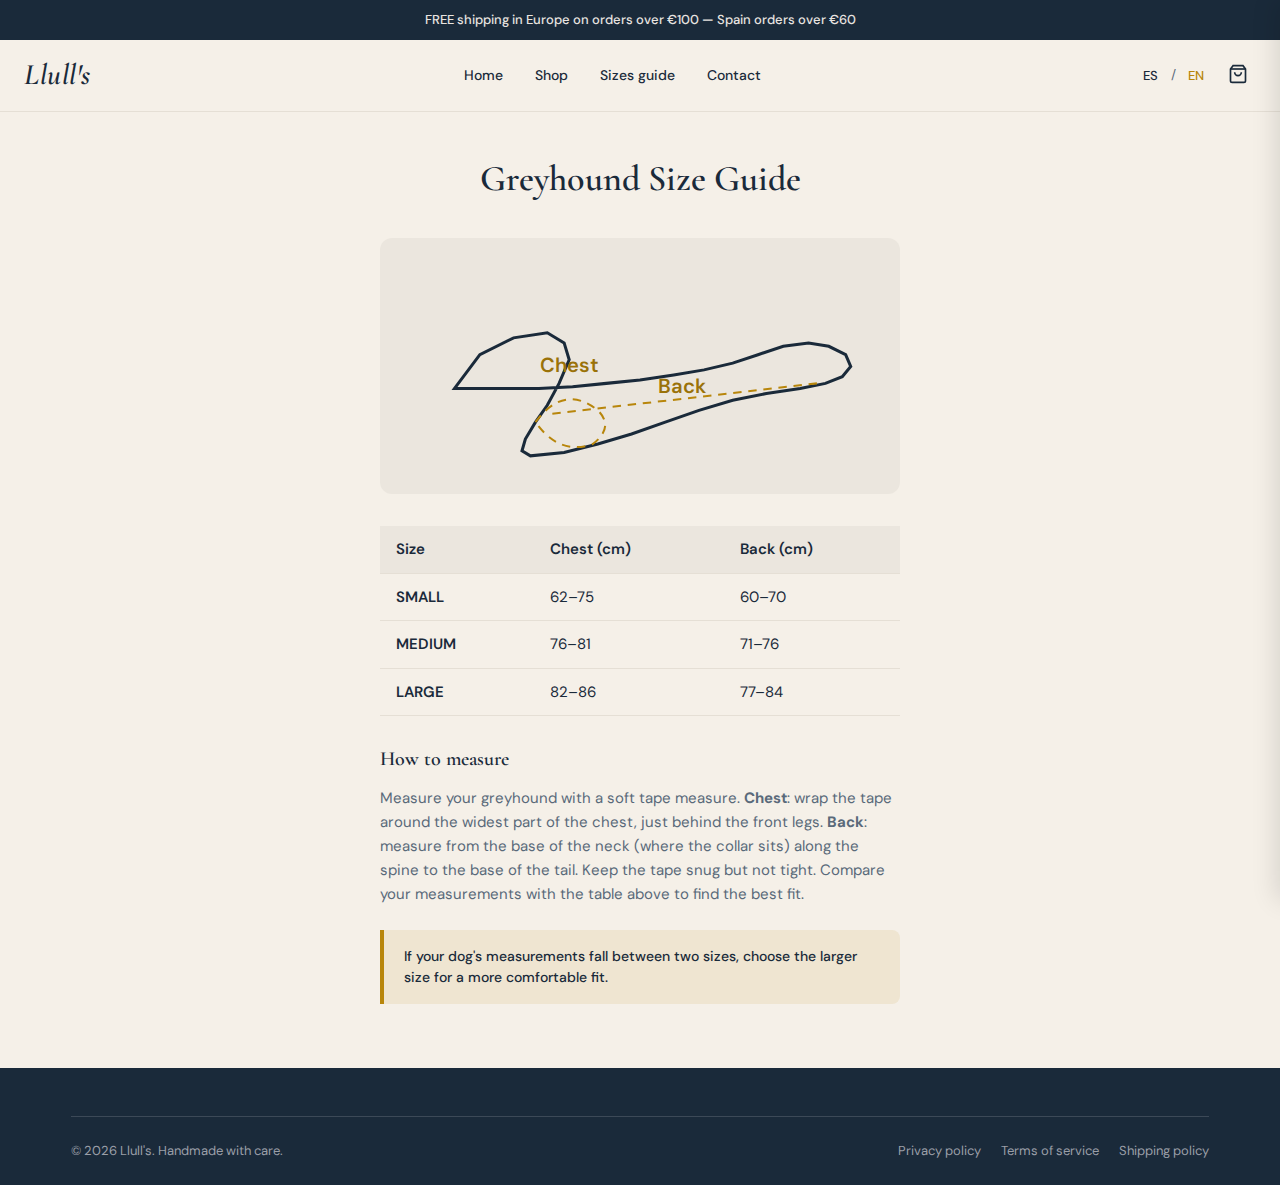
<file: guia-tallas.html>
<!DOCTYPE html>
<html lang="en">
<head>
  <meta charset="UTF-8">
  <meta name="viewport" content="width=device-width, initial-scale=1.0">
  <title>Size Guide | Llull's</title>
  <link rel="stylesheet" href="styles.css">
  <link rel="preconnect" href="https://fonts.googleapis.com">
  <link rel="preconnect" href="https://fonts.gstatic.com" crossorigin>
  <link href="https://fonts.googleapis.com/css2?family=Cormorant+Garamond:ital,wght@0,600;1,500&family=DM+Sans:wght@400;500;600&display=swap" rel="stylesheet">
</head>
<body>
  <div class="promo-banner" data-i18n="promo_banner">
    FREE shipping in Europe on orders over €100 — Spain orders over €60
  </div>

  <header class="header">
    <a href="index.html" class="logo">
      <span class="logo-brand">Llull's</span>
    </a>
    <nav class="nav-main">
      <a class="nav-item" href="index.html" data-i18n="nav_home">Home</a>
      <a class="nav-item" href="index.html#products" data-i18n="nav_shop">Shop</a>
      <a class="nav-item" href="guia-tallas.html" data-i18n="nav_sizes_guide">Sizes guide</a>
      <a class="nav-item" href="index.html" data-i18n="nav_contact">Contact</a>
    </nav>
    <div class="header-utils">
      <div class="lang-selector">
        <button type="button" class="lang-option utils-btn" data-lang="es" aria-pressed="false">ES</button>
        <span class="lang-sep">/</span>
        <button type="button" class="lang-option utils-btn" data-lang="en" aria-pressed="true">EN</button>
      </div>
      <button type="button" class="icon-btn cart-trigger" aria-label="Cart">
        <span class="cart-count" id="cart-count" hidden>0</span>
        <svg width="20" height="20" viewBox="0 0 24 24" fill="none" stroke="currentColor" stroke-width="2"><path d="M6 2L3 6v14a2 2 0 0 0 2 2h14a2 2 0 0 0 2-2V6l-3-4z"/><line x1="3" y1="6" x2="21" y2="6"/><path d="M16 10a4 4 0 0 1-8 0"/></svg>
      </button>
    </div>
    <button type="button" class="menu-toggle" aria-label="Menu"><span></span><span></span><span></span></button>
  </header>

  <main class="size-guide-page">
    <div class="container container--narrow">
      <h1 class="size-guide__title" data-i18n="size_guide_title">Greyhound Size Guide</h1>

      <div class="size-guide__drawing">
        <svg class="greyhound-drawing" viewBox="0 0 280 120" xmlns="http://www.w3.org/2000/svg" aria-labelledby="drawing-desc">
          <title id="drawing-desc">Greyhound side view showing chest and back measurement points</title>
          <!-- Greyhound outline - side profile -->
          <path class="greyhound-outline" d="M30 75 L45 55 L65 45 L85 42 L95 48 L98 58 L92 72 L85 85 L78 95 L72 105 L70 112 L75 115 L95 113 L115 108 L135 102 L155 95 L175 88 L195 82 L215 78 L235 75 L250 72 L260 68 L265 62 L262 55 L252 50 L240 48 L225 50 L210 55 L195 60 L178 64 L160 67 L140 70 L120 72 L100 74 L80 75 Z" fill="none" stroke="currentColor" stroke-width="1.8"/>
          <!-- Chest measurement (girth - dashed arc) -->
          <path class="measure-line" d="M 78 95 Q 95 72 115 88 Q 125 98 112 108 Q 92 115 78 95" fill="none" stroke="currentColor" stroke-width="1.2" stroke-dasharray="5 4"/>
          <text x="98" y="65" class="measure-label" text-anchor="middle">Chest</text>
          <!-- Back measurement (spine length) -->
          <line class="measure-line" x1="88" y1="90" x2="245" y2="72" stroke="currentColor" stroke-width="1.2" stroke-dasharray="5 4"/>
          <text x="165" y="78" class="measure-label" text-anchor="middle">Back</text>
        </svg>
      </div>

      <div class="size-guide__table-wrap">
        <table class="size-guide__table">
          <thead>
            <tr>
              <th data-i18n="size_guide_size">Size</th>
              <th data-i18n="size_guide_chest">Chest (cm)</th>
              <th data-i18n="size_guide_back">Back (cm)</th>
            </tr>
          </thead>
          <tbody>
            <tr>
              <td data-i18n="size_guide_small">SMALL</td>
              <td>62–75</td>
              <td>60–70</td>
            </tr>
            <tr>
              <td data-i18n="size_guide_medium">MEDIUM</td>
              <td>76–81</td>
              <td>71–76</td>
            </tr>
            <tr>
              <td data-i18n="size_guide_large">LARGE</td>
              <td>82–86</td>
              <td>77–84</td>
            </tr>
          </tbody>
        </table>
      </div>

      <div class="size-guide__text">
        <h2 data-i18n="size_guide_how_title">How to measure</h2>
        <p data-i18n="size_guide_how_text" data-i18n-html="1">Measure your greyhound with a soft tape measure. <strong>Chest</strong>: wrap the tape around the widest part of the chest, just behind the front legs. <strong>Back</strong>: measure from the base of the neck (where the collar sits) along the spine to the base of the tail. Keep the tape snug but not tight. Compare your measurements with the table above to find the best fit.</p>
      </div>

      <div class="size-guide__notice">
        <p data-i18n="size_guide_notice">If your dog's measurements fall between two sizes, choose the larger size for a more comfortable fit.</p>
      </div>
    </div>
  </main>

  <footer class="footer">
    <div class="container">
      <div class="footer-bottom">
        <p data-i18n="copyright">© 2026 Llull's. Handmade with care.</p>
        <nav class="footer-legal">
          <a href="#" data-i18n="footer_privacy">Privacy policy</a>
          <a href="#" data-i18n="footer_terms">Terms of service</a>
          <a href="#" data-i18n="footer_shipping_policy">Shipping policy</a>
        </nav>
      </div>
    </div>
  </footer>

  <div class="cart-overlay" id="cart-overlay" aria-hidden="true"></div>
  <div class="cart-panel" id="cart-panel" aria-hidden="true">
    <div class="cart-panel__header">
      <h2 class="cart-panel__title" data-i18n="cart_title">Your Cart</h2>
      <button type="button" class="cart-panel__close" id="cart-close" aria-label="Close cart">
        <svg width="24" height="24" viewBox="0 0 24 24" fill="none" stroke="currentColor" stroke-width="2"><line x1="18" y1="6" x2="6" y2="18"/><line x1="6" y1="6" x2="18" y2="18"/></svg>
      </button>
    </div>
    <div class="cart-panel__body" id="cart-panel-body">
      <p class="cart-empty" id="cart-empty" data-i18n="cart_empty">Your cart is empty.</p>
      <ul class="cart-list" id="cart-list" hidden></ul>
      <p class="cart-total" id="cart-total" hidden></p>
    </div>
  </div>

  <script src="i18n.js"></script>
  <script src="cart.js"></script>
  <script src="script.js"></script>
</body>
</html>
</file>
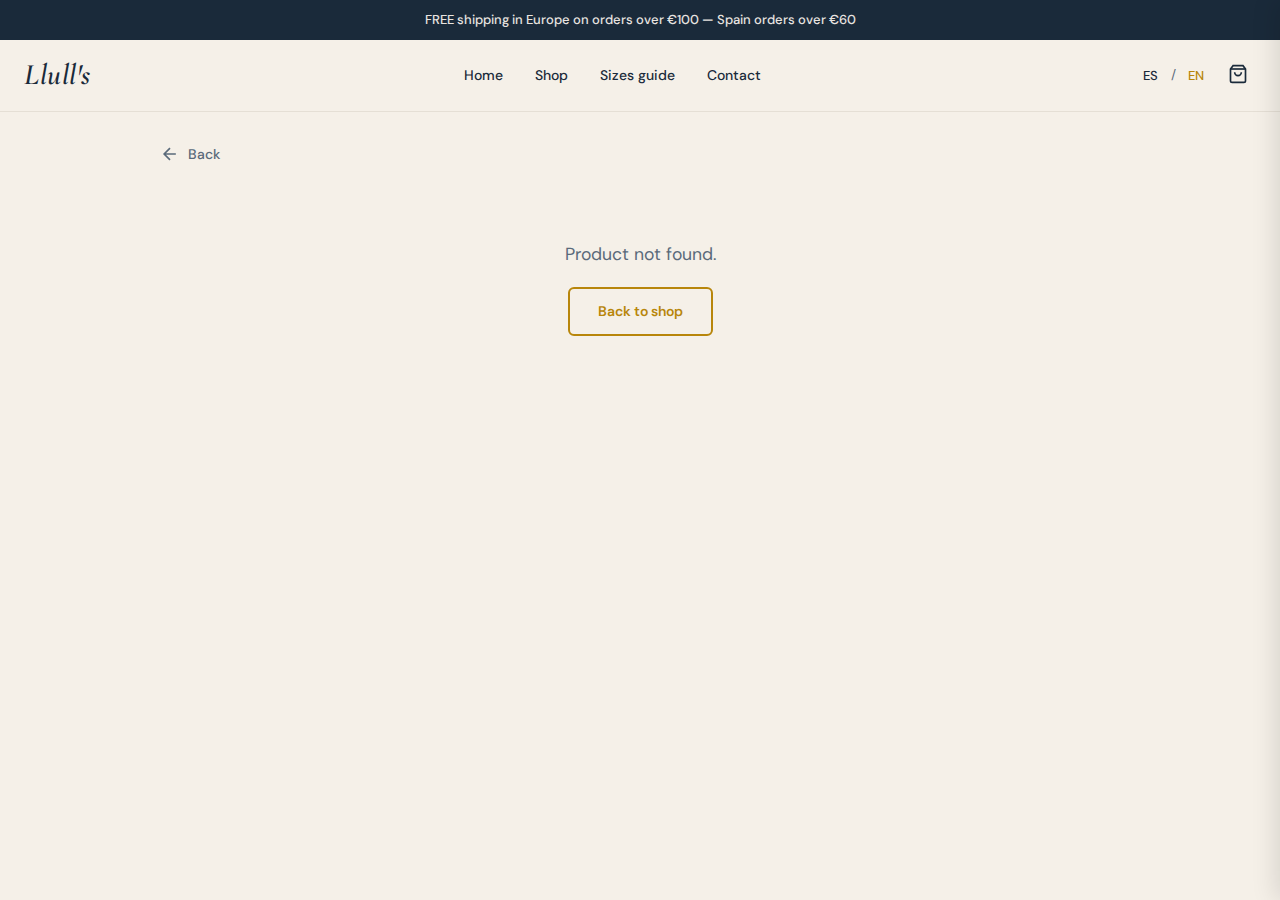
<file: product.html>
<!DOCTYPE html>
<html lang="en">
<head>
  <meta charset="UTF-8">
  <meta name="viewport" content="width=device-width, initial-scale=1.0">
  <title>Product | Llull's</title>
  <link rel="stylesheet" href="styles.css">
  <link rel="preconnect" href="https://fonts.googleapis.com">
  <link rel="preconnect" href="https://fonts.gstatic.com" crossorigin>
  <link href="https://fonts.googleapis.com/css2?family=Cormorant+Garamond:ital,wght@0,600;1,500&family=DM+Sans:wght@400;500;600&display=swap" rel="stylesheet">
</head>
<body>
  <div class="promo-banner" data-i18n="promo_banner">
    FREE shipping in Europe on orders over €100 — Spain orders over €60
  </div>

  <header class="header">
    <a href="index.html" class="logo">
      <span class="logo-brand">Llull's</span>
    </a>
    <nav class="nav-main">
      <a class="nav-item" href="index.html" data-i18n="nav_home">Home</a>
      <a class="nav-item" href="index.html#products" data-i18n="nav_shop">Shop</a>
      <a class="nav-item" href="guia-tallas.html" data-i18n="nav_sizes_guide">Sizes guide</a>
      <a class="nav-item" href="index.html" data-i18n="nav_contact">Contact</a>
    </nav>
    <div class="header-utils">
      <div class="lang-selector">
        <button type="button" class="lang-option utils-btn" data-lang="es" aria-pressed="false">ES</button>
        <span class="lang-sep">/</span>
        <button type="button" class="lang-option utils-btn" data-lang="en" aria-pressed="true">EN</button>
      </div>
      <button type="button" class="icon-btn cart-trigger" aria-label="Cart">
        <span class="cart-count" id="cart-count" hidden>0</span>
        <svg width="20" height="20" viewBox="0 0 24 24" fill="none" stroke="currentColor" stroke-width="2"><path d="M6 2L3 6v14a2 2 0 0 0 2 2h14a2 2 0 0 0 2-2V6l-3-4z"/><line x1="3" y1="6" x2="21" y2="6"/><path d="M16 10a4 4 0 0 1-8 0"/></svg>
      </button>
    </div>
    <button type="button" class="menu-toggle" aria-label="Menu"><span></span><span></span><span></span></button>
  </header>

  <main class="product-detail-page">
    <div class="container container--product">
      <a href="index.html#products" class="back-link">
        <svg width="20" height="20" viewBox="0 0 24 24" fill="none" stroke="currentColor" stroke-width="2"><path d="M19 12H5M12 19l-7-7 7-7"/></svg>
        <span data-i18n="product_back">Back</span>
      </a>

      <div id="product-content" class="product-detail">
        <!-- Filled by product.js -->
      </div>

      <div id="product-not-found" class="product-not-found" hidden>
        <p data-i18n="product_not_found">Product not found.</p>
        <a href="index.html#products" class="btn btn-outline" data-i18n="product_back_to_shop">Back to shop</a>
      </div>
    </div>
  </main>

  <div class="size-guide-modal-overlay" id="size-guide-modal-overlay" aria-hidden="true">
    <div class="size-guide-modal">
      <div class="size-guide-modal__header">
        <h2 class="size-guide-modal__title" data-i18n="size_guide_title">Greyhound Size Guide</h2>
        <button type="button" class="size-guide-modal__close" id="size-guide-modal-close" aria-label="Close">
          <svg width="24" height="24" viewBox="0 0 24 24" fill="none" stroke="currentColor" stroke-width="2"><line x1="18" y1="6" x2="6" y2="18"/><line x1="6" y1="6" x2="18" y2="18"/></svg>
        </button>
      </div>
      <div class="size-guide-modal__body">
        <div class="size-guide__drawing">
          <svg class="greyhound-drawing" viewBox="0 0 280 120" xmlns="http://www.w3.org/2000/svg" aria-labelledby="modal-drawing-desc">
            <title id="modal-drawing-desc">Greyhound side view showing chest and back measurement points</title>
            <path class="greyhound-outline" d="M30 75 L45 55 L65 45 L85 42 L95 48 L98 58 L92 72 L85 85 L78 95 L72 105 L70 112 L75 115 L95 113 L115 108 L135 102 L155 95 L175 88 L195 82 L215 78 L235 75 L250 72 L260 68 L265 62 L262 55 L252 50 L240 48 L225 50 L210 55 L195 60 L178 64 L160 67 L140 70 L120 72 L100 74 L80 75 Z" fill="none" stroke="currentColor" stroke-width="1.8"/>
            <path class="measure-line" d="M 78 95 Q 95 72 115 88 Q 125 98 112 108 Q 92 115 78 95" fill="none" stroke="currentColor" stroke-width="1.2" stroke-dasharray="5 4"/>
            <text x="98" y="65" class="measure-label" text-anchor="middle">Chest</text>
            <line class="measure-line" x1="88" y1="90" x2="245" y2="72" stroke="currentColor" stroke-width="1.2" stroke-dasharray="5 4"/>
            <text x="165" y="78" class="measure-label" text-anchor="middle">Back</text>
          </svg>
        </div>
        <div class="size-guide__table-wrap">
          <table class="size-guide__table">
            <thead>
              <tr>
                <th data-i18n="size_guide_size">Size</th>
                <th data-i18n="size_guide_chest">Chest (cm)</th>
                <th data-i18n="size_guide_back">Back (cm)</th>
              </tr>
            </thead>
            <tbody>
              <tr>
                <td data-i18n="size_guide_small">SMALL</td>
                <td>62–75</td>
                <td>60–70</td>
              </tr>
              <tr>
                <td data-i18n="size_guide_medium">MEDIUM</td>
                <td>76–81</td>
                <td>71–76</td>
              </tr>
              <tr>
                <td data-i18n="size_guide_large">LARGE</td>
                <td>82–86</td>
                <td>77–84</td>
              </tr>
            </tbody>
          </table>
        </div>
        <div class="size-guide__text">
          <h2 data-i18n="size_guide_how_title">How to measure</h2>
          <p data-i18n="size_guide_how_text" data-i18n-html="1">Measure your greyhound with a soft tape measure. <strong>Chest</strong>: wrap the tape around the widest part of the chest, just behind the front legs. <strong>Back</strong>: measure from the base of the neck (where the collar sits) along the spine to the base of the tail. Keep the tape snug but not tight. Compare your measurements with the table above to find the best fit.</p>
        </div>
        <div class="size-guide__notice">
          <p data-i18n="size_guide_notice">If your dog's measurements fall between two sizes, choose the larger size for a more comfortable fit.</p>
        </div>
      </div>
    </div>
  </div>

  <div class="cart-overlay" id="cart-overlay" aria-hidden="true"></div>
  <div class="cart-panel" id="cart-panel" aria-hidden="true">
    <div class="cart-panel__header">
      <h2 class="cart-panel__title" data-i18n="cart_title">Your Cart</h2>
      <button type="button" class="cart-panel__close" id="cart-close" aria-label="Close cart">
        <svg width="24" height="24" viewBox="0 0 24 24" fill="none" stroke="currentColor" stroke-width="2"><line x1="18" y1="6" x2="6" y2="18"/><line x1="6" y1="6" x2="18" y2="18"/></svg>
      </button>
    </div>
    <div class="cart-panel__body" id="cart-panel-body">
      <p class="cart-empty" id="cart-empty" data-i18n="cart_empty">Your cart is empty.</p>
      <ul class="cart-list" id="cart-list" hidden></ul>
      <p class="cart-total" id="cart-total" hidden></p>
    </div>
  </div>

  <script src="i18n.js"></script>
  <script src="products.js"></script>
  <script src="cart.js"></script>
  <script src="product.js"></script>
  <script src="script.js"></script>
</body>
</html>
</file>
<file: styles.css>
/* --- Variables (Navy & Cream – premium greyhound) --- */
:root {
  --accent: #b8860b;
  --accent-dark: #9a7209;
  --accent-light: #d4a843;
  --bg: #f5f0e8;
  --text: #1a2a3a;
  --text-muted: #5a6a7a;
  --border: #e5dfd5;
  --hover-bg: #ebe6de;
  --footer-bg: #1a2a3a;
  --footer-text: #e8e4e0;
  --footer-muted: #9a9fa8;
  --font-display: 'Cormorant Garamond', Georgia, serif;
  --font-body: 'DM Sans', -apple-system, BlinkMacSystemFont, sans-serif;
  --header-h: 72px;
  --container: min(1200px, 92vw);
}

/* --- Reset & base --- */
*, *::before, *::after { box-sizing: border-box; }
html { scroll-behavior: smooth; }
body {
  margin: 0;
  font-family: var(--font-body);
  font-size: 15px;
  line-height: 1.5;
  color: var(--text);
  background: var(--bg);
}

a { color: inherit; text-decoration: none; }
ul { list-style: none; margin: 0; padding: 0; }
img { max-width: 100%; height: auto; display: block; }

/* --- Promo banner --- */
.promo-banner {
  background: var(--footer-bg);
  color: var(--footer-text);
  text-align: center;
  padding: 10px 16px;
  font-size: 13px;
  font-weight: 500;
}

/* --- Header --- */
.header {
  display: flex;
  align-items: center;
  justify-content: space-between;
  gap: 24px;
  padding: 16px 24px;
  max-width: 1400px;
  margin: 0 auto;
  position: sticky;
  top: 0;
  background: var(--bg);
  z-index: 100;
  border-bottom: 1px solid var(--border);
}

.logo {
  display: flex;
  flex-direction: column;
  line-height: 1.1;
  color: var(--text);
  font-weight: 600;
}
.logo-brand {
  font-family: var(--font-display);
  font-size: 1.85rem;
  font-style: italic;
  letter-spacing: 0.02em;
}
.logo-top {
  font-family: var(--font-display);
  font-size: 1.75rem;
  font-style: italic;
  letter-spacing: 0.02em;
}
.logo-bottom {
  font-family: var(--font-body);
  font-size: 0.9rem;
  letter-spacing: 0.25em;
}

.nav-main {
  display: flex;
  align-items: center;
  gap: 8px;
}
.nav-item {
  padding: 8px 12px;
  font-size: 14px;
  font-weight: 500;
  color: var(--text);
}
.nav-item:hover { color: var(--accent); }
.arrow {
  font-size: 10px;
  opacity: 0.8;
  margin-left: 2px;
}

.dropdown { position: relative; }
.dropdown-menu {
  position: absolute;
  top: 100%;
  left: 0;
  min-width: 180px;
  background: var(--bg);
  border: 1px solid var(--border);
  border-radius: 8px;
  box-shadow: 0 10px 30px rgba(0,0,0,0.08);
  padding: 8px 0;
  opacity: 0;
  visibility: hidden;
  transform: translateY(-4px);
  transition: opacity 0.2s, transform 0.2s, visibility 0.2s;
  z-index: 50;
}
.dropdown:hover .dropdown-menu,
.dropdown:focus-within .dropdown-menu {
  opacity: 1;
  visibility: visible;
  transform: translateY(0);
}
.dropdown-menu li a {
  display: block;
  padding: 10px 16px;
  font-size: 14px;
}
.dropdown-menu li a:hover { background: var(--hover-bg); color: var(--accent); }

.header-utils {
  display: flex;
  align-items: center;
  gap: 8px;
}
.utils-btn {
  background: none;
  border: none;
  font-family: inherit;
  font-size: 13px;
  color: var(--text);
  cursor: pointer;
  padding: 6px 10px;
  display: flex;
  align-items: center;
  gap: 4px;
}
.utils-btn:hover { color: var(--accent); }

.lang-selector {
  display: flex;
  align-items: center;
  gap: 4px;
}
.lang-sep {
  color: var(--text-muted);
  font-size: 13px;
  user-select: none;
}
.lang-option {
  min-width: 32px;
  padding: 6px 8px;
  font-weight: 500;
}
.lang-option.is-active {
  color: var(--accent);
}

.icon-btn {
  background: none;
  border: none;
  padding: 8px;
  cursor: pointer;
  color: var(--text);
  border-radius: 6px;
}
.icon-btn:hover { background: var(--hover-bg); color: var(--accent); }

.cart-trigger {
  position: relative;
}
.cart-count {
  position: absolute;
  top: 2px;
  right: 2px;
  min-width: 18px;
  height: 18px;
  padding: 0 5px;
  font-size: 11px;
  font-weight: 600;
  line-height: 18px;
  text-align: center;
  color: white;
  background: var(--accent);
  border-radius: 9px;
}
.cart-count[hidden] { display: none; }

.cart-overlay {
  position: fixed;
  inset: 0;
  background: rgba(0, 0, 0, 0.35);
  z-index: 200;
  opacity: 0;
  visibility: hidden;
  transition: opacity 0.25s, visibility 0.25s;
}
.cart-overlay.is-open {
  opacity: 1;
  visibility: visible;
}

.cart-panel {
  position: fixed;
  top: 0;
  right: 0;
  width: 100%;
  max-width: 380px;
  height: 100%;
  background: var(--bg);
  box-shadow: -4px 0 24px rgba(0, 0, 0, 0.12);
  z-index: 201;
  display: flex;
  flex-direction: column;
  transform: translateX(100%);
  transition: transform 0.3s ease;
}
.cart-panel.is-open {
  transform: translateX(0);
}
.cart-panel__header {
  display: flex;
  align-items: center;
  justify-content: space-between;
  padding: 20px 24px;
  border-bottom: 1px solid var(--border);
}
.cart-panel__title {
  font-family: var(--font-display);
  font-size: 1.5rem;
  font-weight: 600;
  margin: 0;
  color: var(--text);
}
.cart-panel__close {
  background: none;
  border: none;
  padding: 8px;
  cursor: pointer;
  color: var(--text-muted);
  border-radius: 6px;
}
.cart-panel__close:hover { color: var(--accent); background: var(--hover-bg); }
.cart-panel__body {
  flex: 1;
  overflow-y: auto;
  padding: 20px 24px;
}
.cart-empty {
  color: var(--text-muted);
  margin: 0;
  font-size: 15px;
}
.cart-list {
  list-style: none;
  margin: 0 0 20px;
  padding: 0;
}
.cart-item {
  display: flex;
  gap: 14px;
  padding: 14px 0;
  border-bottom: 1px solid var(--border);
  align-items: flex-start;
}
.cart-item:first-child { padding-top: 0; }
.cart-item__image {
  width: 72px;
  height: 72px;
  flex-shrink: 0;
  background: var(--hover-bg);
  border-radius: 8px;
  overflow: hidden;
}
.cart-item__image img {
  width: 100%;
  height: 100%;
  object-fit: cover;
}
.cart-item__details {
  flex: 1;
  min-width: 0;
}
.cart-item__name {
  display: block;
  font-weight: 600;
  font-size: 14px;
  margin-bottom: 4px;
  color: var(--text);
}
.cart-item__meta {
  display: block;
  font-size: 13px;
  color: var(--text-muted);
  margin-bottom: 4px;
}
.cart-item__price {
  font-size: 14px;
  font-weight: 600;
  color: var(--accent-dark);
}
.cart-item__remove {
  flex-shrink: 0;
  background: none;
  border: none;
  padding: 6px;
  cursor: pointer;
  color: var(--text-muted);
  border-radius: 6px;
}
.cart-item__remove:hover { color: #a63d3d; background: #f5e8e8; }
.cart-total {
  font-size: 1.1rem;
  font-weight: 600;
  color: var(--text);
  margin: 0;
  padding-top: 12px;
  border-top: 1px solid var(--border);
}

body.cart-open { overflow: hidden; }

.menu-toggle {
  display: none;
  flex-direction: column;
  gap: 5px;
  background: none;
  border: none;
  padding: 8px;
  cursor: pointer;
}
.menu-toggle span {
  width: 22px;
  height: 2px;
  background: var(--text);
}

/* --- Hero --- */
.hero {
  position: relative;
  min-height: 65vh;
  display: flex;
  align-items: center;
  justify-content: center;
  overflow: hidden;
}
.hero-bg {
  position: absolute;
  inset: 0;
  background-color: var(--footer-bg);
  background-size: cover;
  background-position: center;
}
.hero-bg img {
  width: 100%;
  height: 100%;
  object-fit: cover;
  object-position: center 30%;
}
.hero-bg::after {
  content: '';
  position: absolute;
  inset: 0;
  background: linear-gradient(135deg, rgba(26,42,58,0.88) 0%, rgba(26,42,58,0.92) 100%);
}
.hero-overlay {
  position: relative;
  z-index: 2;
  text-align: center;
  padding: 40px 24px;
  max-width: 700px;
}
.hero-title {
  font-family: var(--font-display);
  font-size: clamp(2rem, 5vw, 3.25rem);
  font-weight: 600;
  color: white;
  margin: 0 0 24px;
  line-height: 1.2;
  text-shadow: 0 2px 20px rgba(0,0,0,0.15);
}
.btn {
  display: inline-block;
  padding: 12px 28px;
  font-family: var(--font-body);
  font-size: 14px;
  font-weight: 600;
  border-radius: 6px;
  transition: background 0.2s, color 0.2s, border-color 0.2s;
  cursor: pointer;
}
.btn-hero {
  background: white;
  color: var(--footer-bg);
  border: 2px solid rgba(255,255,255,0.9);
}
.btn-hero:hover {
  background: rgba(255,255,255,0.95);
  border-color: white;
  color: var(--footer-bg);
}
.btn-outline {
  border: 2px solid var(--accent);
  color: var(--accent);
  background: transparent;
}
.btn-outline:hover {
  background: var(--accent);
  color: white;
}

/* --- Container --- */
.container {
  width: var(--container);
  margin: 0 auto;
  padding: 0 20px;
}
.container.narrow { max-width: 680px; }

/* --- Products --- */
.products, .collection {
  padding: 56px 0;
}
.section-title {
  font-family: var(--font-display);
  font-size: clamp(1.75rem, 3vw, 2.25rem);
  font-weight: 600;
  text-align: center;
  margin: 0 0 8px;
  color: var(--text);
}
.section-subtitle {
  text-align: center;
  color: var(--text-muted);
  margin: 0 0 32px;
}

.product-grid {
  display: grid;
  grid-template-columns: repeat(3, 1fr);
  gap: 28px 24px;
  margin-top: 32px;
}
.product-card {
  background: var(--bg);
  border-radius: 10px;
  overflow: hidden;
  transition: box-shadow 0.2s;
}
.product-card:hover { box-shadow: 0 8px 30px rgba(184,134,11,0.15); }
.product-link { display: block; color: inherit; }
.product-image {
  aspect-ratio: 6/7;
  background: var(--hover-bg);
  overflow: hidden;
}
.product-image img {
  width: 100%;
  height: 100%;
  object-fit: cover;
  transition: transform 0.35s;
}
.product-card:hover .product-image img { transform: scale(1.04); }
.product-name {
  font-size: 15px;
  font-weight: 600;
  margin: 14px 0 6px;
  padding: 0 4px;
  line-height: 1.3;
}
.product-price {
  font-size: 14px;
  color: var(--text-muted);
  margin: 0;
  padding: 0 4px 14px;
}
.products-cta {
  text-align: center;
  margin-top: 40px;
}

/* --- Collection --- */
.collection { background: rgba(0,0,0,0.02); }
.collection .section-subtitle {
  margin-bottom: 24px;
}

/* --- Snoods CTA --- */
.snoods-cta {
  padding: 56px 0;
  background: var(--bg);
}
.split {
  display: grid;
  grid-template-columns: 1fr 1fr;
  gap: 48px;
  align-items: center;
}
.snoods-content .section-title { text-align: left; margin-bottom: 12px; }
.snoods-content p {
  margin: 0 0 20px;
  color: var(--text-muted);
  max-width: 480px;
}
.snoods-image {
  border-radius: 12px;
  overflow: hidden;
  aspect-ratio: 5/4;
  background: var(--hover-bg);
}
.snoods-image img {
  width: 100%;
  height: 100%;
  object-fit: cover;
}

/* --- About --- */
.about {
  padding: 56px 0;
  background: var(--hover-bg);
  text-align: center;
}
.about-lead {
  font-size: 1.1rem;
  color: var(--text-muted);
  margin: 0 0 24px;
  max-width: 600px;
  margin-left: auto;
  margin-right: auto;
}
.about .section-title { margin-bottom: 12px; }
.about p:last-of-type { margin: 0; color: var(--text-muted); }

/* --- Footer --- */
.footer {
  background: var(--footer-bg);
  color: var(--footer-text);
  padding: 48px 0 24px;
}
.footer-grid {
  display: grid;
  grid-template-columns: repeat(3, 1fr);
  gap: 40px;
  margin-bottom: 40px;
}
.footer-col h4 {
  color: var(--footer-text);
  font-size: 14px;
  font-weight: 600;
  margin: 0 0 16px;
  letter-spacing: 0.05em;
}
.footer-col ul li { margin-bottom: 8px; }
.footer-col a:hover { color: var(--accent-light); }
.footer-col p {
  margin: 0 0 8px;
  font-size: 14px;
}
.footer-bottom {
  padding-top: 24px;
  border-top: 1px solid rgba(255, 255, 255, 0.15);
  display: flex;
  flex-wrap: wrap;
  justify-content: space-between;
  align-items: center;
  gap: 16px;
}
.footer-bottom p { margin: 0; font-size: 13px; color: var(--footer-muted); }
.footer-legal { display: flex; gap: 20px; }
.footer-legal a { font-size: 13px; color: var(--footer-muted); }
.footer-legal a:hover { color: var(--accent-light); }

/* --- Product detail page --- */
.product-detail-page {
  padding: 32px 0 64px;
  min-height: 60vh;
}
.container--product {
  max-width: 1000px;
}
.back-link {
  display: inline-flex;
  align-items: center;
  gap: 8px;
  font-size: 14px;
  font-weight: 500;
  color: var(--text-muted);
  margin-bottom: 28px;
  transition: color 0.2s;
}
.back-link:hover { color: var(--accent); }
.back-link svg { flex-shrink: 0; }

.product-detail__grid {
  display: grid;
  grid-template-columns: 1fr 1fr;
  gap: 48px;
  align-items: start;
}
.product-detail__image-wrap {
  background: var(--hover-bg);
  border-radius: 12px;
  overflow: hidden;
  aspect-ratio: 6/7;
}
.product-detail__image {
  width: 100%;
  height: 100%;
  object-fit: cover;
}
.product-detail__name {
  font-family: var(--font-display);
  font-size: clamp(1.75rem, 3vw, 2.25rem);
  font-weight: 600;
  margin: 0 0 12px;
  line-height: 1.25;
  color: var(--text);
}
.product-detail__price {
  font-size: 1.25rem;
  font-weight: 600;
  color: var(--accent-dark);
  margin: 0 0 20px;
}
.product-detail__description {
  color: var(--text-muted);
  margin: 0 0 28px;
  line-height: 1.6;
}
.product-detail__size-label {
  display: block;
  font-size: 13px;
  font-weight: 600;
  text-transform: uppercase;
  letter-spacing: 0.05em;
  color: var(--text);
  margin-bottom: 12px;
}
.product-detail__size-options {
  display: flex;
  flex-wrap: wrap;
  gap: 10px;
  margin-bottom: 24px;
}
.size-option {
  min-width: 48px;
  padding: 12px 16px;
  font-family: var(--font-body);
  font-size: 14px;
  font-weight: 500;
  border: 2px solid var(--border);
  background: var(--bg);
  color: var(--text);
  border-radius: 8px;
  cursor: pointer;
  transition: border-color 0.2s, background 0.2s, color 0.2s;
}
.size-option:hover {
  border-color: var(--accent-light);
  background: var(--hover-bg);
}
.size-option.selected {
  border-color: var(--accent);
  background: var(--accent);
  color: white;
}
.btn-add-to-cart {
  width: 100%;
  max-width: 320px;
  padding: 14px 24px;
  font-family: var(--font-body);
  font-size: 16px;
  font-weight: 600;
  background: var(--accent);
  color: white;
  border: none;
  border-radius: 8px;
  cursor: pointer;
  transition: background 0.2s;
}
.btn-add-to-cart:hover {
  background: var(--accent-dark);
}
.product-not-found {
  text-align: center;
  padding: 48px 20px;
}
.product-not-found p {
  margin: 0 0 20px;
  color: var(--text-muted);
  font-size: 1.1rem;
}

.size-guide-link {
  display: inline-block;
  font-size: 14px;
  font-weight: 500;
  color: var(--accent);
  margin-bottom: 12px;
  text-decoration: underline;
  text-underline-offset: 3px;
}
.size-guide-link:hover { color: var(--accent-dark); }

/* --- Size guide page --- */
.size-guide-page {
  padding: 40px 0 64px;
}
.container--narrow {
  max-width: 560px;
  margin: 0 auto;
  padding: 0 20px;
}
.size-guide__title {
  font-family: var(--font-display);
  font-size: clamp(1.75rem, 3vw, 2.25rem);
  font-weight: 600;
  text-align: center;
  margin: 0 0 32px;
  color: var(--text);
}
.size-guide__drawing {
  text-align: center;
  margin-bottom: 32px;
  padding: 24px;
  background: var(--hover-bg);
  border-radius: 12px;
}
.greyhound-drawing {
  max-width: 100%;
  height: auto;
  color: var(--text);
}
.greyhound-outline {
  stroke: var(--text);
}
.measure-line {
  stroke: var(--accent);
}
.measure-label {
  fill: var(--accent-dark);
  font-family: var(--font-body);
  font-size: 12px;
  font-weight: 600;
}
.size-guide__table-wrap {
  overflow-x: auto;
  margin-bottom: 28px;
}
.size-guide__table {
  width: 100%;
  border-collapse: collapse;
  font-size: 15px;
}
.size-guide__table th,
.size-guide__table td {
  padding: 12px 16px;
  text-align: left;
  border-bottom: 1px solid var(--border);
}
.size-guide__table th {
  font-weight: 600;
  color: var(--text);
  background: var(--hover-bg);
}
.size-guide__table td:first-child {
  font-weight: 600;
  color: var(--text);
}
.size-guide__text {
  margin-bottom: 24px;
}
.size-guide__text h2 {
  font-family: var(--font-display);
  font-size: 1.25rem;
  font-weight: 600;
  margin: 0 0 12px;
  color: var(--text);
}
.size-guide__text p {
  margin: 0;
  color: var(--text-muted);
  line-height: 1.6;
}
.size-guide__notice {
  padding: 16px 20px;
  background: rgba(184, 134, 11, 0.1);
  border-left: 4px solid var(--accent);
  border-radius: 0 8px 8px 0;
}
.size-guide__notice p {
  margin: 0;
  font-size: 14px;
  font-weight: 500;
  color: var(--text);
}

/* --- Size guide modal --- */
.size-guide-modal-overlay {
  position: fixed;
  inset: 0;
  background: rgba(0, 0, 0, 0.4);
  z-index: 300;
  display: flex;
  align-items: center;
  justify-content: center;
  padding: 24px;
  opacity: 0;
  visibility: hidden;
  transition: opacity 0.25s, visibility 0.25s;
}
.size-guide-modal-overlay.is-open {
  opacity: 1;
  visibility: visible;
}
.size-guide-modal {
  background: var(--bg);
  border-radius: 12px;
  max-width: 520px;
  max-height: 90vh;
  overflow-y: auto;
  box-shadow: 0 20px 60px rgba(0, 0, 0, 0.2);
  transform: scale(0.95);
  transition: transform 0.25s;
}
.size-guide-modal-overlay.is-open .size-guide-modal {
  transform: scale(1);
}
.size-guide-modal__header {
  display: flex;
  align-items: center;
  justify-content: space-between;
  padding: 20px 24px;
  border-bottom: 1px solid var(--border);
}
.size-guide-modal__title {
  font-family: var(--font-display);
  font-size: 1.35rem;
  font-weight: 600;
  margin: 0;
  color: var(--text);
}
.size-guide-modal__close {
  background: none;
  border: none;
  padding: 8px;
  cursor: pointer;
  color: var(--text-muted);
  border-radius: 6px;
}
.size-guide-modal__close:hover { color: var(--accent); background: var(--hover-bg); }
.size-guide-modal__body {
  padding: 24px;
}

/* --- Responsive --- */
@media (max-width: 1024px) {
  .product-grid { grid-template-columns: repeat(2, 1fr); }
  .split { grid-template-columns: 1fr; }
  .snoods-image { max-height: 320px; aspect-ratio: auto; }
}
@media (max-width: 768px) {
  .nav-main {
    display: none;
    position: absolute;
    top: 100%;
    left: 0;
    right: 0;
    background: var(--bg);
    border-bottom: 1px solid var(--border);
    padding: 16px;
    flex-direction: column;
    align-items: stretch;
  }
  .nav-main.is-open {
    display: flex;
  }
  .dropdown-menu {
    position: static;
    opacity: 1;
    visibility: visible;
    transform: none;
    box-shadow: none;
    border: none;
    padding-left: 16px;
    margin-top: 4px;
    margin-bottom: 8px;
    display: none;
  }
  .dropdown.is-open .dropdown-menu { display: block; }
  .nav-main .dropdown > a { display: flex; justify-content: space-between; }
  .header-utils { display: none; }
  .menu-toggle { display: flex; }
  .header { padding: 12px 16px; flex-wrap: wrap; }
  body.menu-open { overflow: hidden; }
  .hero { min-height: 55vh; }
  .product-grid { grid-template-columns: 1fr; gap: 20px; }
  .footer-grid { grid-template-columns: 1fr; gap: 32px; }
  .footer-bottom { flex-direction: column; text-align: center; }
  .product-detail__grid { grid-template-columns: 1fr; gap: 32px; }
}
@media (max-width: 480px) {
  .promo-banner { font-size: 12px; padding: 8px 12px; }
  .hero-title { font-size: 1.75rem; }
}
</file>
